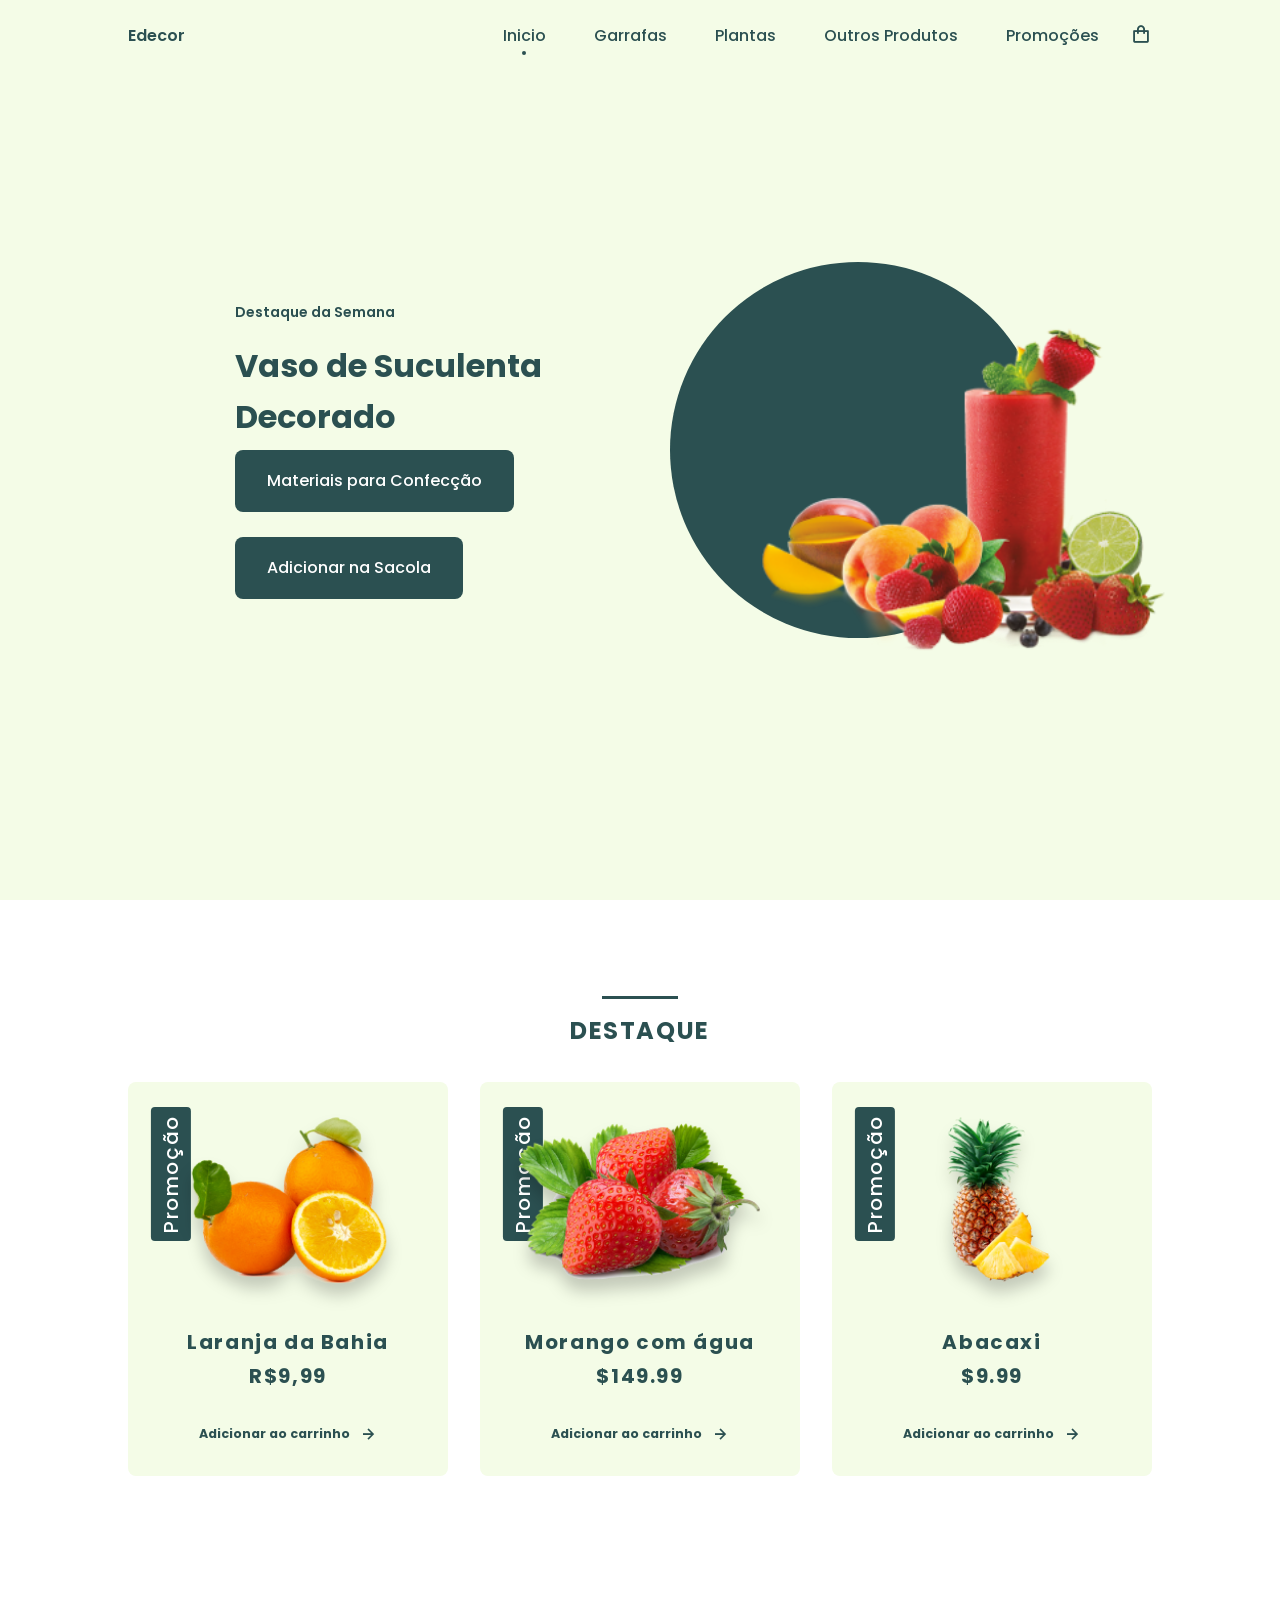
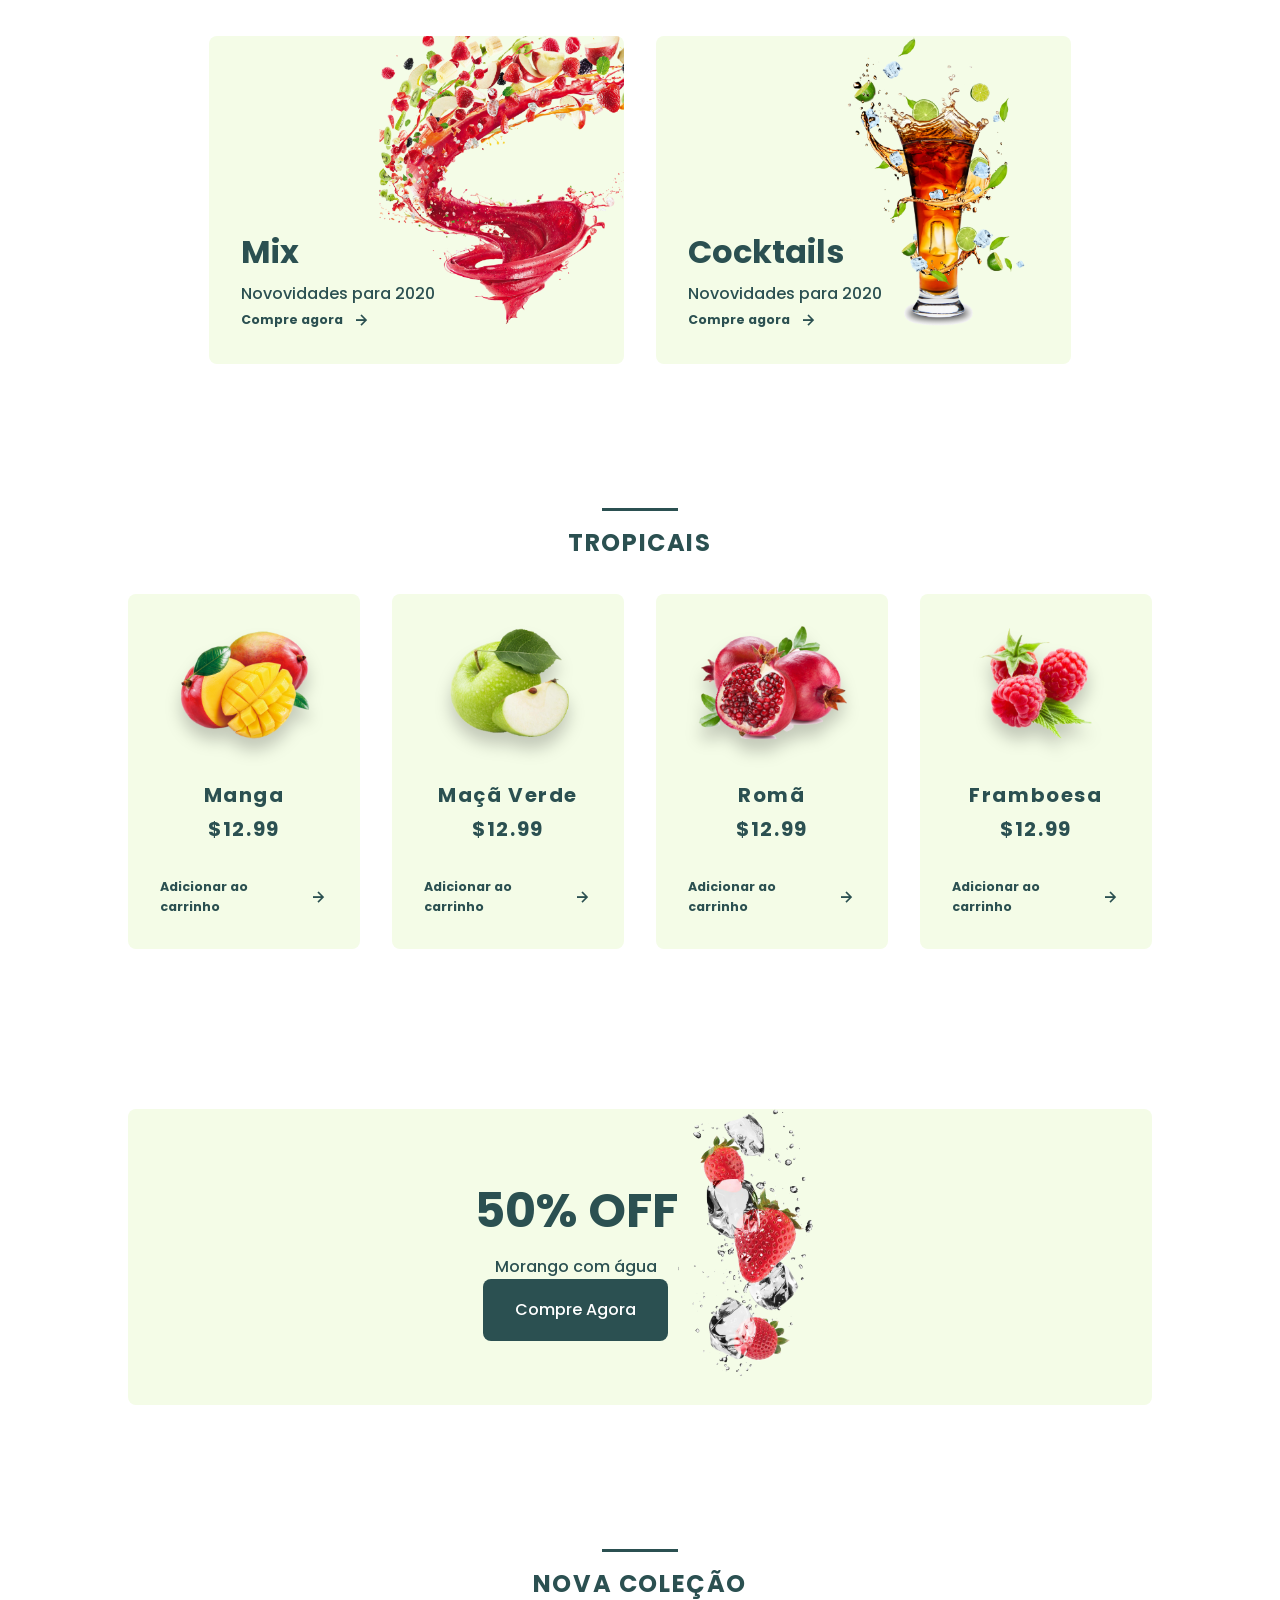
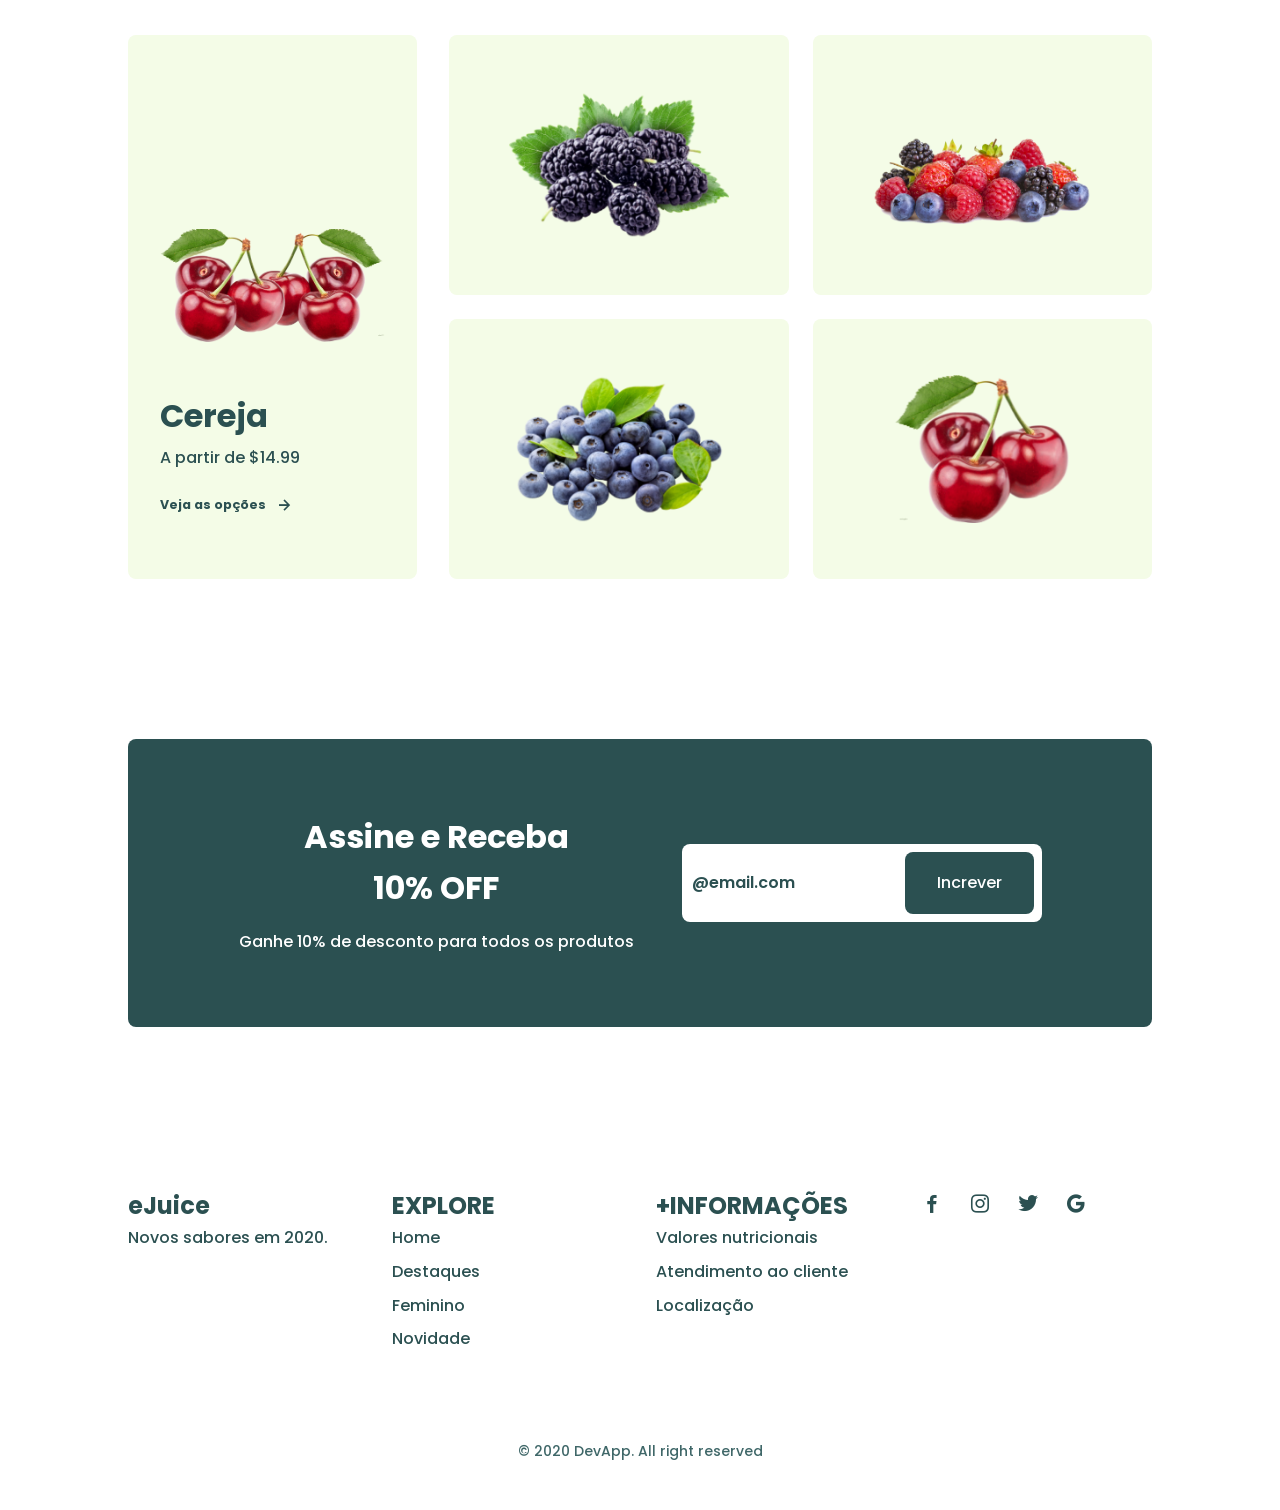
<file: index.html>
<!DOCTYPE html>
<html lang="en">
  <head>
    <meta charset="UTF-8" />
    <meta name="viewport" content="width=device-width, initial-scale=1.0" />

    <!-- ===== CSS ===== -->
    <link rel="stylesheet" href="./assets/css/styles.css" />

    <!-- ===== BOX ICONS ===== -->
    <link
      href="https://unpkg.com/boxicons@2.0.7/css/boxicons.min.css"
      rel="stylesheet"
    />

    <title>Edecor | Site para Comércio Eletrônico de Decorações</title>
    <!--===== MAIN JS =====-->
    <script src="./assets/js/main.js" defer></script>
  </head>
  <body>
    <!--===== HEADER =====-->
    <header class="l-header" id="header">
      <nav class="nav bd-grid">
        <div class="nav__toggle" id="nav-toggle">
          <i class="bx bx-menu-alt-left"></i>
        </div>

        <a href="#" class="nav__logo">Edecor</a>

        <div class="nav__menu" id="nav-menu">
          <ul class="nav__list">
            <li class="nav__item">
              <a href="#home" class="nav__link active">Inicio</a>
            </li>
            <li class="nav__item">
              <a href="#featured" class="nav__link">Garrafas</a>
            </li>
            <li class="nav__item">
              <a href="#tropicais" class="nav__link">Plantas</a>
            </li>
            <li class="nav__item"><a href="./shop.html" class="nav__link">Outros Produtos</a></li>
            <li class="nav__item"><a href="#new" class="nav__link">Promoções</a></li>
          </ul>
        </div>

        <div class="nav__shop">
          <i class="bx bx-shopping-bag"></i>
        </div>
      </nav>
    </header>

    <main class="l-main">
      
      <!--===== HOME =====-->
      <section class="home" id="home">
        <div class="home__container bd-grid">
          <div class="home__juice">
            <div class="home__shape"></div>
            <img
              src="./assets/img/imghome.png"
              alt="Página Incial"
              class="home__img"
            />
          </div>

          <div class="home__data">
            <span class="home__new">Destaque da Semana</span>
            <h1 class="home__title">
              Vaso de Suculenta <br />
              Decorado
            </h1>
            <a href="#" class="button">Materiais para Confecção</a> <br><br>
            <a href="#" class="button">Adicionar na Sacola</a>
          </div>
        </div>
      </section>

      <!--===== FEATURED =====-->
      <section class="featured section" id="featured">
        <h2 class="section-title">DESTAQUE</h2>

        <div class="featured__container bd-grid">
          <article class="juice">
            <div class="juice__sale">Promoção</div>
            <img src="./assets/img/navel-orange.png" alt="" class="juice__img" />
            <span class="juice__name">Laranja da Bahia</span>
            <span class="juice__price">R$9,99</span>
            <a href="#" class="button-light"
              >Adicionar ao carrinho <i class="bx bx-right-arrow-alt button-icon"></i
            ></a>
          </article>

          <article class="juice">
            <div class="juice__sale">Promoção</div>
            <img src="./assets/img/morango.png" alt="" class="juice__img" />
            <span class="juice__name">Morango com água</span>
            <span class="juice__price">$149.99</span>
            <a href="#" class="button-light">
              Adicionar ao carrinho
              <i class="bx bx-right-arrow-alt button-icon"></i>
            </a>
          </article>

          <article class="juice">
            <div class="juice__sale">Promoção</div>
            <img src="./assets/img/abacaxi.png" alt="" class="juice__img" />
            <span class="juice__name">Abacaxi</span>
            <span class="juice__price">$9.99</span>
            <a href="#" class="button-light">
              Adicionar ao carrinho
              <i class="bx bx-right-arrow-alt button-icon"></i>
            </a>
          </article>
        </div>
      </section>
      
      <!--===== COLLECTION =====-->
      <section class="collection section">
        <div class="collection__container bd-grid">
          <div class="collection__card">
            <div class="collection__data">
              <h3 class="collection__name">Mix</h3>
              <p class="collection_description">Novovidades para 2020</p>
              <a href="#" class="button-light">
                Compre agora
                <i class="bx bx-right-arrow-alt button-icon"></i>
              </a>
            </div>

            <img
              src="./assets/img/collection1.png"
              alt=""
              class="collection__img"
            />
          </div>

          <div class="collection__card">
            <div class="collection__data">
              <h3 class="collection__name">Cocktails</h3>
              <p class="collection_description">Novovidades para 2020</p>
              <a href="#" class="button-light">
                Compre agora
                <i class="bx bx-right-arrow-alt button-icon"></i>
              </a>
            </div>

            <img
              src="./assets/img/cocktail1.png"
              alt=""
              class="collection__img"
            />
          </div>
        </div>
      </section>

      <!--===== tropicais juiceS =====-->
      <section class="tropicais section" id="tropicais">
        <h2 class="section-title">TROPICAIS</h2>

        <div class="tropicais__container bd-grid">
          <article class="juice">
            <img src="./assets/img/manga.png" alt="" class="juice__img" />
            <span class="juice__name">Manga</span>
            <span class="juice__price">$12.99</span>
            <a href="#" class="button-light">
              Adicionar ao carrinho
              <i class="bx bx-right-arrow-alt button-icon"></i>
            </a>
          </article>
          
          <article class="juice">
            <img src="./assets/img/maca-verde.png" alt="" class="juice__img" />
            <span class="juice__name">Maçã Verde</span>
            <span class="juice__price">$12.99</span>
            <a href="#" class="button-light">
              Adicionar ao carrinho
              <i class="bx bx-right-arrow-alt button-icon"></i>
            </a>
          </article>

          <article class="juice">
            <img src="./assets/img/roma.png" alt="" class="juice__img" />
            <span class="juice__name">Romã</span>
            <span class="juice__price">$12.99</span>
            <a href="#" class="button-light">
              Adicionar ao carrinho
              <i class="bx bx-right-arrow-alt button-icon"></i>
            </a>
          </article>
          
          <article class="juice">
            <img src="./assets/img/framboesa.png" alt="" class="juice__img" />
            <span class="juice__name">Framboesa</span>
            <span class="juice__price">$12.99</span>
            <a href="#" class="button-light">
              Adicionar ao carrinho
              <i class="bx bx-right-arrow-alt button-icon"></i>
            </a>
          </article>
        </div>
      </section>

      <!--===== OFFER =====-->
      <section class="offer section">
        <div class="offer__container bd-grid">
          <div class="offer__data">
            <h3 class="offer__title">50% OFF</h3>
            <p class="offer__descrition">Morango com água</p>
            <a href="#" class="button">Compre Agora</a>
          </div>

          <img src="./assets/img/gelado.png" alt="" class="offer__img">
        </div>
      </section>

      <!--===== NEW COLLECTION =====-->
      <section class="new section" id="new">
        <h2 class="section-title">NOVA COLEÇÃO</h2>

        <div class="new__container bd-grid">
          <div class="new__mens">
            <img src="./assets/img/home2.png" alt="" class="new__mens-img">
            <h3 class="new__title">Cereja</h3>
            <span class="new__price">A partir de $14.99</span>
            <a href="#" class="button-light">Veja as opções <i class="bx bx-right-arrow-alt button-icon"></i></a>
          </div>

          <div class="new__juice">
            <div class="new__juice-card">
              <img src="./assets/img/amora.png" alt="" class="new__juice-img">
              <div class="new__juice-overlay">
                <a href="#" class="button">Adicionar ao carrinho</a>
              </div>
            </div>
            
            <div class="new__juice-card">
              <img src="./assets/img/frutas-vermelhas.png" alt="" class="new__juice-img">
              <div class="new__juice-overlay">
                <a href="#" class="button">Adicionar ao carrinho</a>
              </div>
            </div>

            <div class="new__juice-card">
              <img src="./assets/img/blueberry.png" alt="" class="new__juice-img">
              <div class="new__juice-overlay">
                <a href="#" class="button">Adicionar ao carrinho</a>
              </div>
            </div>

            <div class="new__juice-card">
              <img src="./assets/img/cereja.png" alt="" class="new__juice-img">
              <div class="new__juice-overlay">
                <a href="#" class="button">Adicionar ao carrinho</a>
              </div>
            </div>

          </div>
        </div>
      </section>

      <!--===== NEWSLETTER =====-->
      <section class="newsletter section">
        <div class="newsletter__container bd-grid">
          <div>
            <h3 class="newsletter__title">Assine e Receba <br> 10% OFF</h3>
            <p class="newsletter__description">Ganhe 10% de desconto para todos os produtos</p>
          </div>

          <form action="" class="newsletter__subscribe">
            <input type="text" class="newsletter__input" placeholder="@email.com">
            <a href="#" class="button">Increver</a>
          </form>
        </div>
      </section>
    </main>

    <!--===== FOOTER =====-->
    <footer class="footer section">
      <div class="footer__container bd-grid">
        <div class="footer__box">
          <h3 class="footer__title">eJuice</h3>
          <p class="footer__description">Novos sabores em 2020.</p>
        </div>
        
        <div class="footer__box">
          <h3 class="footer__title">EXPLORE</h3>
          <ul>
            <li><a href="#home" class="footer__link">Home</a></li>
            <li><a href="#featured" class="footer__link">Destaques</a></li>
            <li><a href="#tropicais" class="footer__link">Feminino</a></li>
            <li><a href="#new" class="footer__link">Novidade</a></li>
          </ul>
        </div>
        
        <div class="footer__box">
          <h3 class="footer__title">+INFORMAÇÕES</h3>
          <ul>
            <li><a href="#" class="footer__link">Valores nutricionais</a></li>
            <li><a href="#" class="footer__link">Atendimento ao cliente</a></li>
            <li><a href="#" class="footer__link">Localização</a></li>
          </ul>
        </div>

        <div class="footer__box">
          <a href="#" class="footer__social"><i class='bx bxl-facebook'></i></a>
          <a href="#" class="footer__social"><i class='bx bxl-instagram'></i></a>
          <a href="#" class="footer__social"><i class='bx bxl-twitter'></i></a>
          <a href="#" class="footer__social"><i class='bx bxl-google'></i></a>
        </div>

      </div>

      <p class="footer__copy">&#169; 2020 DevApp. All right reserved</p>
    </footer>
  </body>
</html>
</file>
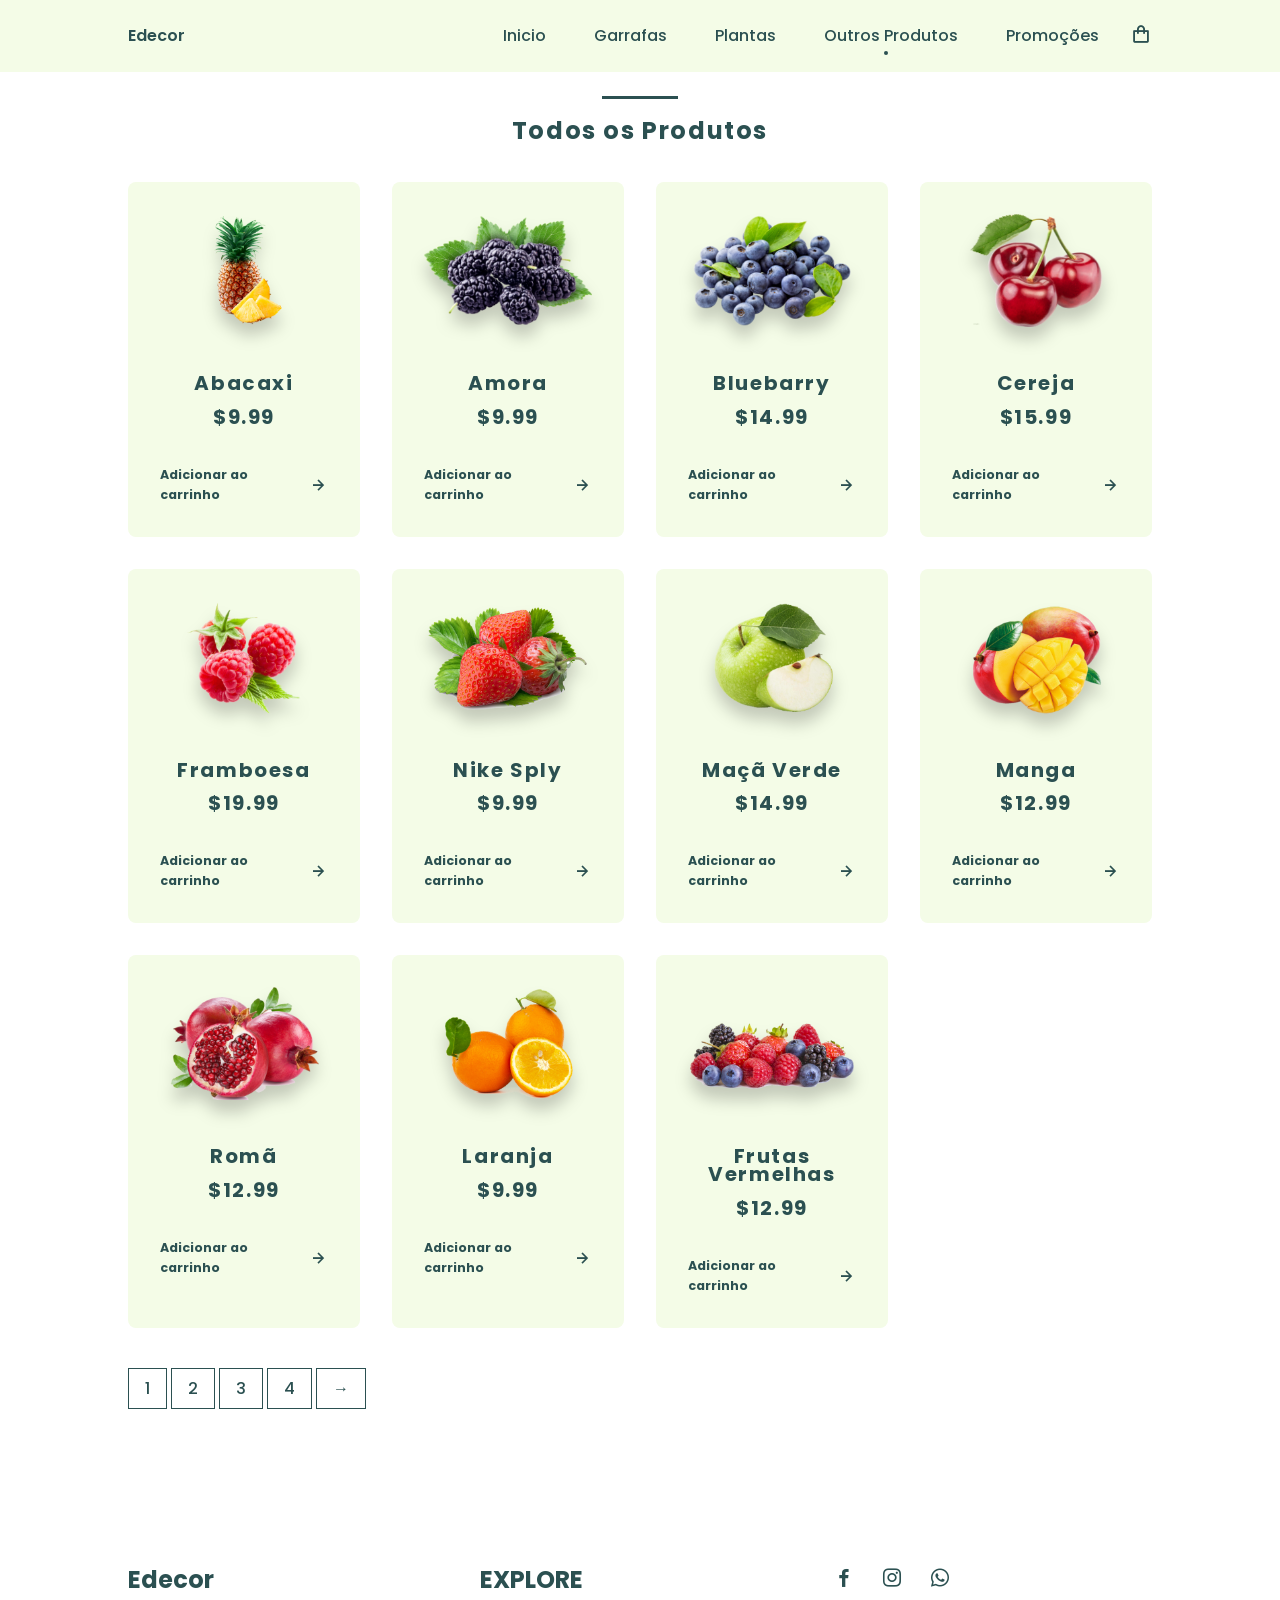
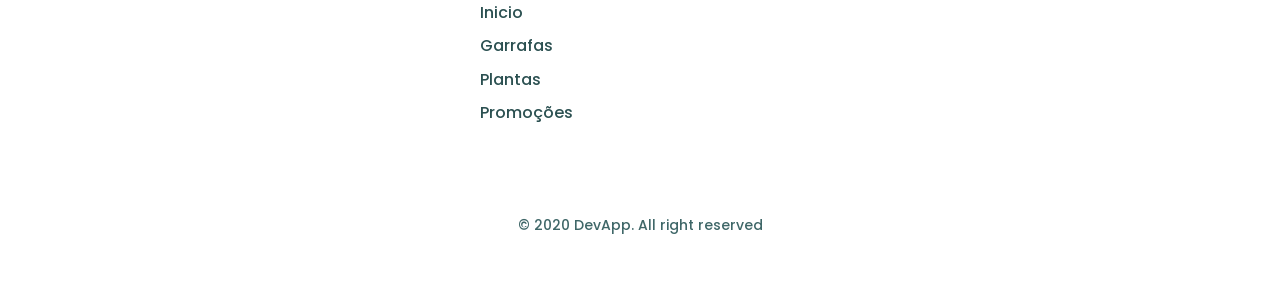
<file: shop.html>
<!DOCTYPE html>
<html lang="en">
  <head>
    <meta charset="UTF-8" />
    <meta name="viewport" content="width=device-width, initial-scale=1.0" />

    <!-- ===== CSS ===== -->
    <link rel="stylesheet" href="./assets/css/styles.css" />

    <!-- ===== BOX ICONS ===== -->
    <link
      href="https://unpkg.com/boxicons@2.0.7/css/boxicons.min.css"
      rel="stylesheet"
    />

    <title>Edecor | Site para Comércio Eletrônico de Decorações</title>


    <!--===== MAIN JS =====-->
    <script src="./assets/js/main.js" defer></script>
  </head>
  <body>
    <!--===== HEADER =====-->
    <header class="l-header" id="header">
      <nav class="nav bd-grid">
        <div class="nav__toggle" id="nav-toggle">
          <i class="bx bx-menu-alt-left"></i>
        </div>

        <a href="./index.html" class="nav__logo">Edecor</a>

        <div class="nav__menu" id="nav-menu">
          <ul class="nav__list">
            <li class="nav__item">
              <a href="./index.html" class="nav__link">Inicio</a>
            </li>
            <li class="nav__item">
              <a href="./index.html#featured" class="nav__link">Garrafas</a>
            </li>
            <li class="nav__item">
              <a href="./index.html#tropicais" class="nav__link">Plantas</a>
            </li>
            <li class="nav__item">
              <a href="#shop" class="nav__link active">Outros Produtos</a>
              
            </li>
            <li class="nav__item">
              <a href="./index.html#new" class="nav__link">Promoções</a>
            </li>
          </ul>
        </div>

        <div class="nav__shop">
          <i class="bx bx-shopping-bag"></i>
        </div>
      </nav>
    </header>

    <!--===== MAIN =====-->
    <main class="l-main">
      <!--===== ALL PRODUCTS =====-->
      <section class="featured section" id="shop">
        <h2 class="section-title">Todos os Produtos</h2>

        <div class="featured__container bd-grid">
          <article class="juice">
            <img src="./assets/img/abacaxi.png" alt="" class="juice__img" />
            <span class="juice__name">Abacaxi</span>
            <span class="juice__price">$9.99</span>
            <a href="#" class="button-light"
              >Adicionar ao carrinho <i class="bx bx-right-arrow-alt button-icon"></i
            ></a>
          </article>

          <article class="juice">
            <img src="./assets/img/amora.png" alt="" class="juice__img" />
            <span class="juice__name">Amora</span>
            <span class="juice__price">$9.99</span>
            <a href="#" class="button-light">
              Adicionar ao carrinho
              <i class="bx bx-right-arrow-alt button-icon"></i>
            </a>
          </article>

          <article class="juice">
            <img src="./assets/img/blueberry.png" alt="" class="juice__img" />
            <span class="juice__name">Bluebarry</span>
            <span class="juice__price">$14.99</span>
            <a href="#" class="button-light">
              Adicionar ao carrinho
              <i class="bx bx-right-arrow-alt button-icon"></i>
            </a>
          </article>

          <article class="juice">
            <img src="./assets/img/cereja.png" alt="" class="juice__img" />
            <span class="juice__name">Cereja</span>
            <span class="juice__price">$15.99</span>
            <a href="#" class="button-light">
              Adicionar ao carrinho
              <i class="bx bx-right-arrow-alt button-icon"></i>
            </a>
          </article>

          <article class="juice">
            <img src="./assets/img/framboesa.png" alt="" class="juice__img" />
            <span class="juice__name">Framboesa</span>
            <span class="juice__price">$19.99</span>
            <a href="#" class="button-light">
              Adicionar ao carrinho
              <i class="bx bx-right-arrow-alt button-icon"></i>
            </a>
          </article>

          <article class="juice">
            <img src="./assets/img/morango.png" alt="" class="juice__img" />
            <span class="juice__name">Nike Sply</span>
            <span class="juice__price">$9.99</span>
            <a href="#" class="button-light">
              Adicionar ao carrinho
              <i class="bx bx-right-arrow-alt button-icon"></i>
            </a>
          </article>

          <article class="juice">
            <img src="./assets/img/maca-verde.png" alt="" class="juice__img" />
            <span class="juice__name">Maçã Verde</span>
            <span class="juice__price">$14.99</span>
            <a href="#" class="button-light">
              Adicionar ao carrinho
              <i class="bx bx-right-arrow-alt button-icon"></i>
            </a>
          </article>

          <article class="juice">
            <img src="./assets/img/manga.png" alt="" class="juice__img" />
            <span class="juice__name">Manga</span>
            <span class="juice__price">$12.99</span>
            <a href="#" class="button-light">
              Adicionar ao carrinho
              <i class="bx bx-right-arrow-alt button-icon"></i>
            </a>
          </article>

          <article class="juice">
            <img src="./assets/img/roma.png" alt="" class="juice__img" />
            <span class="juice__name">Romã</span>
            <span class="juice__price">$12.99</span>
            <a href="#" class="button-light">
              Adicionar ao carrinho
              <i class="bx bx-right-arrow-alt button-icon"></i>
            </a>
          </article>

          <article class="juice">
            <img src="./assets/img/navel-orange.png" alt="" class="juice__img" />
            <span class="juice__name">Laranja</span>
            <span class="juice__price">$9.99</span>
            <a href="#" class="button-light">
              Adicionar ao carrinho
              <i class="bx bx-right-arrow-alt button-icon"></i>
            </a>
          </article>

          <article class="juice">
            <img src="./assets/img/frutas-vermelhas.png" alt="" class="juice__img" />
            <span class="juice__name">Frutas Vermelhas</span>
            <span class="juice__price">$12.99</span>
            <a href="#" class="button-light">
              Adicionar ao carrinho
              <i class="bx bx-right-arrow-alt button-icon"></i>
            </a>
          </article>
        </div>

        <div class="juice__pages bd-grid">
          <div>
            <span class="juice__pag">1</span>
            <span class="juice__pag">2</span>
            <span class="juice__pag">3</span>
            <span class="juice__pag">4</span>
            <span class="juice__pag">&#8594</span>
          </div>
        </div>
      </section>
    </main>

    <!--===== FOOTER =====-->
    <footer class="footer section">
      <div class="footer__container bd-grid">
        <div class="footer__box">
          <h3 class="footer__title">Edecor</h3>
          
        </div>
        
        <div class="footer__box">
          <h3 class="footer__title">EXPLORE</h3>
          <ul>
            <li><a href="#home" class="footer__link">Inicio</a></li>
            <li><a href="#featured" class="footer__link">Garrafas</a></li>
            <li><a href="#tropicais" class="footer__link">Plantas</a></li>
            <li><a href="#new" class="footer__link">Promoções</a></li>
          </ul>
        </div>
        
        <div class="footer__box">
          <a href="#" class="footer__social"><i class='bx bxl-facebook'></i></a>
          <a href="#" class="footer__social"><i class='bx bxl-instagram'></i></a>
          <a href="#" class="footer__social"><i class='bx bxl-whatsapp'></i></a>

        </div>

      </div>

      <p class="footer__copy">&#169; 2020 DevApp. All right reserved</p>
    </footer>

    <!--===== MAIN JS =====-->
  </body>
</html>
</file>
<file: assets/css/styles.css>
/*===== GOOGLE FONTS =====*/
@import url("https://fonts.googleapis.com/css2?family=Poppins:wght@400;500;600;700&display=swap");
/*===== VARIABLES CSS =====*/
:root {
  --header-height: 3rem;

  /*===== Font weight =====*/
  --font-medium: 500;
  --font-semi-bold: 600;
  --font-bold: 700;

  /*===== Colors =====*/
  --dark-color: #2B5051;
  --dark-color-light: #3F6768;
  --dark-color-lighten: #f4fce7;
  --white-color: #fff;

  /*===== Font and typography =====*/
  --body-font: "Poppins", sans-serif;
  --big-font-size: 1.25rem;
  --bigger-font-size: 1.5rem;
  --biggest-font-size: 2rem;
  --h2-font-size: 1.25rem;
  --normal-font-size: 0.938rem;
  --smaller-font-size: 0.813rem;
  --minimum-font-size: 0.782rem;

  /*===== Margins =====*/
  --mb-1: 0.5rem;
  --mb-2: 1rem;
  --mb-3: 1.5rem;
  --mb-4: 2rem;
  --mb-5: 2.5rem;
  --mb-6: 3rem;

  /*===== z index =====*/
  --z-fixed: 100;

  /*===== Rotate img =====*/
  --rotate-img: rotate(-30deg);
}

@media screen and (min-width: 768px) {
  :root {
    --big-font-size: 1.5rem;
    --bigger-font-size: 2rem;
    --biggest-font-size: 3rem;
    --normal-font-size: 1rem;
    --smaller-font-size: 0.875rem;
  }
}

/*===== BASE =====*/
*,
::before,
::after {
  box-sizing: border-box;
}

html {
  scroll-behavior: smooth;
}

body {
  margin: var(--header-height) 0 0 0;
  font-family: var(--body-font);
  font-size: var(--normal-font-size);
  font-weight: var(--font-medium);
  color: var(--dark-color);
  line-height: 1.6;
}

h1,
h2,
h3,
p,
ul {
  margin: 0;
}

ul {
  padding: 0;
  list-style: none;
}

a {
  text-decoration: none;
  color: var(--dark-color);
}

img {
  max-width: 100%;
  height: auto;
  display: block;
}

/*===== CLASS CSS ===== */
.section {
  padding: 5rem 0 2rem;
}

.section-title {
  position: relative;
  font-size: var(--big-font-size);
  margin-bottom: var(--mb-4);
  text-align: center;
  letter-spacing: 0.1rem;
}

.section-title::after {
  content: "";
  position: absolute;
  width: 56px;
  height: 0.18rem;
  top: -1rem;
  left: 0;
  right: 0;
  margin: auto;
  background-color: var(--dark-color);
}

/*===== LAYOUT =====*/
.bd-grid {
  max-width: 1024px;
  display: grid;
  grid-template-columns: 100%;
  column-gap: 2rem;
  width: calc(100% - 2rem);
  margin-left: var(--mb-2);
  margin-right: var(--mb-2);
}

.l-header {
  width: 100%;
  position: fixed;
  top: 0;
  left: 0;
  z-index: var(--z-fixed);
  background-color: var(--dark-color-lighten);
}

/*===== NAV =====*/
.nav {
  height: var(--header-height);
  display: flex;
  justify-content: space-between;
  align-items: center;
}

@media screen and (max-width: 768px) {
  .nav__menu {
    position: fixed;
    top: var(--header-height);
    left: -100%;
    width: 70%;
    height: 100vh;
    padding: 2rem;
    background-color: var(--white-color);
    transition: 0.5s;
  }
}

.nav__item {
  margin-bottom: var(--mb-4);
}

.nav__logo {
  font-weight: var(--font-semi-bold);
}

.nav__toggle,
.nav__shop {
  font-size: 1.3rem;
  cursor: pointer;
}

/*Show menu*/
.show {
  left: 0;
}

/*Active link*/
.active {
  position: relative;
}

.active::before {
  content: "";
  position: absolute;
  bottom: -0.5rem;
  left: 45%;
  width: 4px;
  height: 4px;
  background-color: var(--dark-color);
  border-radius: 50%;
}

/*Change color header*/
.scroll-header {
  background-color: var(--white-color);
  box-shadow: 0 2px 4px rgba(0, 0, 0, 0.1);
}

/*===== HOME =====*/
.home {
  background-color: var(--dark-color-lighten);
  overflow: hidden;
}

.home__container {
  height: calc(100vh - var(--header-height));
}

.home__juice {
  position: relative;
  display: flex;
  justify-content: center;
  align-items: center;
}

.home__shape {
  width: 220px;
  height: 220px;
  background-color: var(--dark-color);
  border-radius: 50%;
}

.home__img {
  position: absolute;
  top: 1.5rem;
  max-width: initial;
  width: 350px;
  /* transform: var(--rotate-img); */
}

.home__new {
  display: block;
  font-size: var(--smaller-font-size);
  font-weight: var(--font-semi-bold);
  margin-bottom: var(--mb-2);
}

.home__title {
  font-size: var(--bigger-font-size);
  margin-bottom: var(--mb-1);
}

.home__description {
  margin-bottom: var(--mb-6);
}

/*BUTTONS*/
.button {
  display: inline-block;
  background-color: var(--dark-color);
  color: var(--white-color);
  padding: 1.125rem 2rem;
  font-weight: var(--font-medium);
  border-radius: 0.5rem;
  transition: 0.3s;
}

.button:hover {
  transform: translateY(-0.25rem);
}

.button-light {
  display: inline-flex;
  color: var(--dark-color);
  font-size: var(--minimum-font-size);
  font-weight: var(--font-bold);
  align-items: center;
}

.button-icon {
  font-size: 1.25rem;
  margin-left: var(--mb-1);
  transition: .3s;
}

.button-light:hover .button-icon {
  transform: translateX(.24rem);
}


/*===== FEATURED =====*/
.featured__container {
  row-gap: 2rem;
  grid-template-columns: repeat(auto-fit, minmax(220px, 1fr));
}

.juice {
  position: relative;
  display: flex;
  flex-direction: column;
  align-items: center;
  padding: 2rem;
  background-color: var(--dark-color-lighten);
  border-radius: .5rem;
  transition: .3s;
}

.juice__sale {
  position: absolute;
  left: -1.5rem;
  top: 4.5rem;
  background-color: var(--dark-color);
  color: var(--white-color);
  padding: .25rem .5rem;
  border-radius: .25rem;
  font-size: var(--h2-font-size);
  transform: rotate(-90deg);
  letter-spacing: .1rem;
  /* z-index: var(--z-fixed); */
}

.juice__img {
  width: 100%;
  /* margin-top: var(--mb-3); */
  margin-bottom: var(--mb-6);
  /* transform: var(--rotate-img); */
  filter: drop-shadow(0 12px 8px rgba(0, 0, 0, .2));
}

.juice__name, .juice__price {
  font-size: var(--h2-font-size);
  letter-spacing: .1rem;
  font-weight: var(--font-bold);
}

.juice__name {
  margin-bottom: var(--mb-1);
  text-align: center;
  line-height: 1.1rem;
}

.juice__price {
  margin-bottom: var(--mb-4);
}

.juice:hover {
  transform: translateY(-.5rem);
}

.juice__pages {
  margin-top: var(--mb-6);
}

.juice__pag {
  padding: .5rem 1rem;
  border: 1px solid var(--dark-color);
}

.juice__pag:hover {
  background-color: var(--dark-color);
  color: var(--white-color);
}

/*===== COLLECTION =====*/
.collection__container {
  row-gap: 2rem;
  justify-content: center;
}

.collection__card {
  position: relative;
  display: flex;
  height: 328px;
  background-color: var(--dark-color-lighten);
  padding: 2rem;
  border-radius: .5rem;
  transition: .3s;
}

.collection__data {
  align-self: flex-end;
}

.collection__img {
  position: absolute;
  top: 0;
  right: 0;
  width: 280px;
  border-radius: .5rem;
}

.collection__name {
  font-size: var(--bigger-font-size);
  margin-bottom: .25rem;
}

.collection__description {
  margin-bottom: var(--mb-2);
}

.collection__card:hover {
  transform: translateY(-.5rem);
}


/*===== tropicais juice =====*/
.tropicais__container {
  row-gap: 2rem;
  grid-template-columns: repeat(auto-fit, minmax(220px, 1fr));
}

/*===== OFFER =====*/
.offer__container {
  grid-template-columns: 55% 45%;
  column-gap: 0;
  background-color: var(--dark-color-lighten);
  border-radius: .5rem;
  justify-content: center;
}

.offer__data {
  padding: 4rem 0 4rem 1.5rem;
}

.offer__title {
  font-size: var(--biggest-font-size);
  margin-bottom: .25rem;
}

.offer__description {
  margin-bottom: var(--mb-3);
}

.offer__img {
  width: 153px;
}

/*===== NEW COLLECTION  =====*/
.new__container {
  row-gap: 2rem;
}

.new__mens {
  display: flex;
  flex-direction: column;
  justify-content: center;
  background-color: var(--dark-color-lighten);
  border-radius: .5rem;
  padding: 2rem;
}

.new__mens-img {
  width: 225px;
  margin-bottom: var(--mb-3);
}

.new__title {
  font-size: var(--bigger-font-size);
  margin-bottom: .25rem;
}

.new__price {
  display: block;
  margin-bottom: var(--mb-3);
}

.new__juice {
  display: grid;
  gap: 1.5rem;
  grid-template-columns: repeat(auto-fit, minmax(220px, 1fr));
}

.new__juice-card {
  position: relative;
  padding: 3.5rem 1.5rem;
  background-color: var(--dark-color-lighten);
  border-radius: .5rem;
  overflow: hidden;
  display: flex;
  justify-content: center; 
}

.new__juice-img {
  width: 220px;
}

.new__juice-overlay {
  position: absolute;
  left: 0;
  bottom: -100%;
  width: 100%;
  height: 100%;
  display: flex;
  justify-content: center;
  align-items: center;
  background-color: rgba(138, 138, 138, .3);
  transition: .3s;
}

.new__juice-card:hover .new__juice-overlay {
  bottom: 0;
}

/*===== NEWSLETTER =====*/
.newsletter__container {
  background-color: var(--dark-color);
  color: var(--white-color);
  padding: 2rem .5rem;
  border-radius: .5rem;
  text-align: center;
}

.newsletter__title {
  font-size: var(--bigger-font-size);
  margin-bottom: var(--mb-2);
}

.newsletter__description {
  margin-bottom: var(--mb-5);
}

.newsletter__subscribe {
  display: flex;
  column-gap: .5rem;
  background-color: var(--white-color);
  padding: 0.5rem;
  border-radius: .5rem;
}

.newsletter__input {
  outline: none;
  border: none;
  width: 90%;
  font-size: var(--normal-font-size);
}

.newsletter__input::placeholder {
  color: var(--dark-color);
  font-family: var(--body-font);
  font-size: var(--normal-font-size);
  font-weight: var(--font-semi-bold);
}

/*===== FOOTER =====*/
.footer__container {
  grid-template-columns: repeat(auto-fit, minmax(220px, 1fr));
}

.footer__box {
  margin-bottom: var(--mb-4);
}

.footer__title {
  font-size: var(--big-font-size);
}

.footer__link {
  display: block;
  width: max-content;
  margin-bottom: var(--mb-1);
}

.footer__social {
  font-size: 1.5rem;
  margin-right: 1.25rem;
}

.footer__copy {
  padding-top: 3rem;
  font-size: var(--smaller-font-size);
  color: var(--dark-color-light);
  text-align: center;
}

/* ===== MEDIA QUERIES=====*/
@media screen and (min-width: 768px) {
  .collection__container {
    grid-template-columns: 415px;
  }

  .collection__img {
    width: 260px;
  }

  .offer__container {
    grid-template-columns: max-content max-content;
  }

  .offer__data {
    text-align: center;
  }

  .new__mens {
    align-items: center;
  }
}

@media screen and (min-width: 768px) {
  body {
    margin: 0;
  }

  .section {
    padding: 7rem 0 3rem;
  }

  .section-title::after {
    width: 76px;
  }

  .nav {
    height: calc(var(--header-height) + 1.5rem);
  }

  .nav__menu {
    margin-left: auto;
  }

  .nav__list {
    display: flex;
  }

  .nav__item {
    margin-left: var(--mb-6);
    margin-bottom: 0;
  }

  .nav__toggle {
    display: none;
  }

  .home__container {
    height: 100vh;
    grid-template-columns: max-content max-content;
    justify-content: center;
    align-items: center;
  }

  .home__juice {
    order: 1;
  }

  .home__shape {
    width: 376px;
    height: 376px;
  }

  .home__img {
    width: 570px;
    top: 3.5rem;
    right: 0;
    left: -3rem;
  }

  .newsletter__container {
    grid-template-columns: max-content max-content;
    justify-content: center;
    align-items: center;
    padding: 4.5rem 2rem;
    column-gap: 3rem;
  }

  .newsletter__description {
    margin-bottom: 0;
  }

  .newsletter__subscribe {
    width: 360px;
    height: max-content;
  }
}

@media screen and (min-width: 1024px) {
  .bd-grid {
    margin-left: auto;
    margin-right: auto;
  }

  .home__container {
    column-gap: 8rem;
  }

  .home__img {
    width: 680px;
  }

  .collection__container {
    grid-template-columns: repeat(2, 415px);
  }

  .new__container {
    grid-template-columns: max-content 1fr;
  }

  .new__mens {
    align-items: initial;
    justify-content: flex-end;
    padding: 4rem 2rem;
  }

  .new__mens-img {
    margin-bottom: var(--mb-6);
  }
}
</file>
